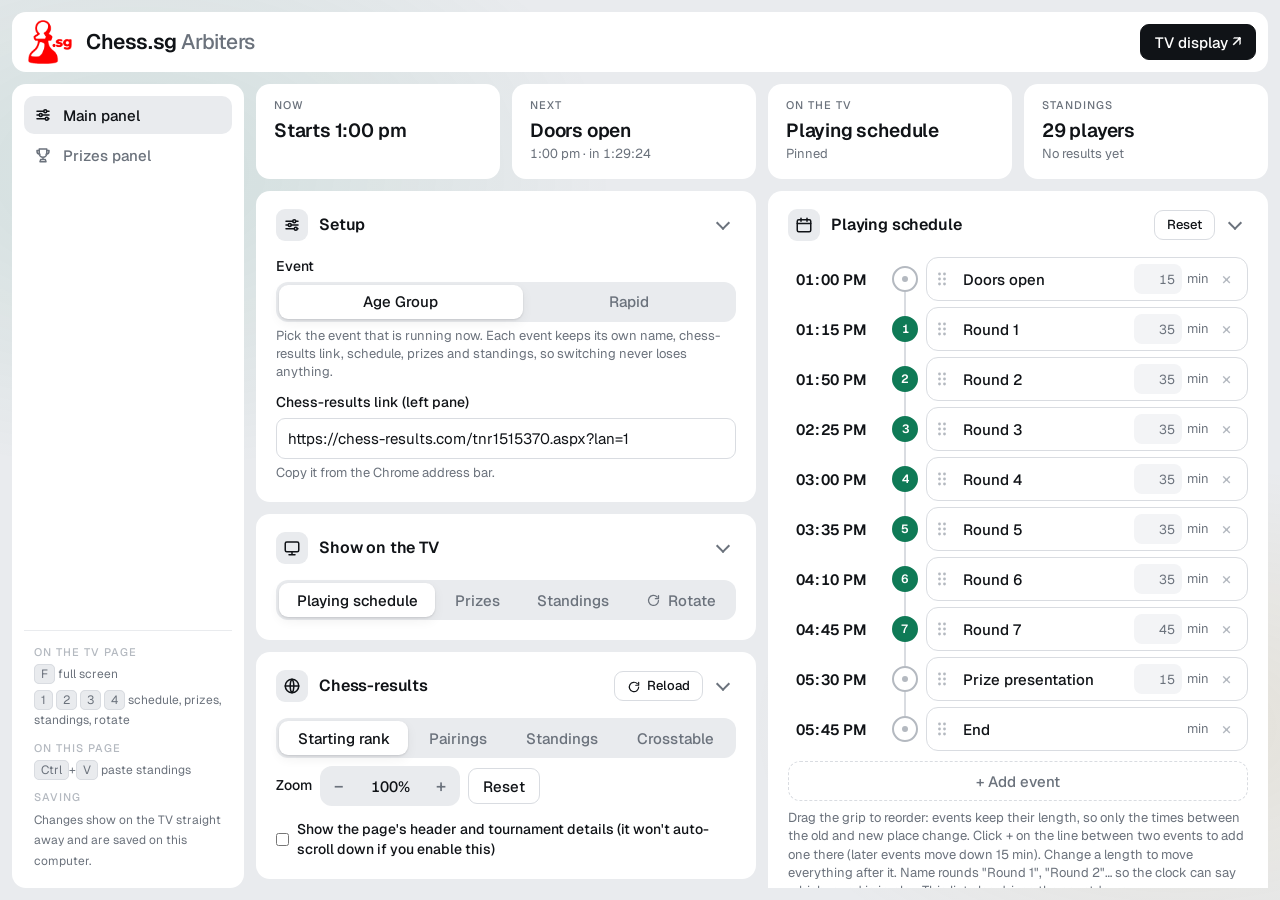
<file: index.html>
<!doctype html>
<html lang="en">
<head>
<meta charset="utf-8">
<meta name="viewport" content="width=device-width, initial-scale=1, viewport-fit=cover">
<title>Chess.sg Arbiters</title>
<link rel="icon" type="image/png" href="img/logo.png">
<link rel="preconnect" href="https://fonts.googleapis.com">
<link rel="preconnect" href="https://fonts.gstatic.com" crossorigin>
<link rel="stylesheet" href="https://fonts.googleapis.com/css2?family=Geist:wght@300;400;500;600&display=swap">
<link rel="stylesheet" href="css/style.css">
</head>
<body class="arb">
<svg width="0" height="0" style="position:absolute" aria-hidden="true" focusable="false">
  <symbol id="i-set" viewBox="0 0 24 24"><path d="M4 7h9M17 7h3M4 12h3M11 12h9M4 17h11M19 17h1"/><circle cx="15" cy="7" r="2"/><circle cx="9" cy="12" r="2"/><circle cx="17" cy="17" r="2"/></symbol>
  <symbol id="i-tv" viewBox="0 0 24 24"><rect x="3" y="4" width="18" height="13" rx="2"/><path d="M8 21h8M12 17v4"/></symbol>
  <symbol id="i-globe" viewBox="0 0 24 24"><circle cx="12" cy="12" r="9"/><path d="M3 12h18M12 3c3.2 3 3.2 15 0 18M12 3c-3.2 3-3.2 15 0 18"/></symbol>
  <symbol id="i-bars" viewBox="0 0 24 24"><path d="M5 21V11M12 21V4M19 21v-7"/></symbol>
  <symbol id="i-cal" viewBox="0 0 24 24"><rect x="3" y="5" width="18" height="16" rx="2"/><path d="M3 10h18M8 3v4M16 3v4"/></symbol>
  <symbol id="i-trophy" viewBox="0 0 24 24"><path d="M7 4h10v6a5 5 0 0 1-10 0V4zM7 6H4v1a4 4 0 0 0 4 4M17 6h3v1a4 4 0 0 1-4 4M12 15v3M9 18h6l1 3H8z"/></symbol>
  <symbol id="i-clock" viewBox="0 0 24 24"><circle cx="12" cy="12" r="9"/><path d="M12 7v5l3 2"/></symbol>
  <symbol id="i-down" viewBox="0 0 24 24"><path d="M12 4v11M7 10l5 5 5-5M4 20h16"/></symbol>
  <symbol id="i-rot" viewBox="0 0 24 24"><path d="M20 12a8 8 0 1 1-2.3-5.7M20 4v5h-5"/></symbol>
  <symbol id="i-medal" viewBox="0 0 24 24"><path d="M8 3l2.6 5.2M16 3l-2.6 5.2"/><circle cx="12" cy="14.5" r="6.5"/></symbol>
  <symbol id="i-box" viewBox="0 0 24 24"><path d="M3 8l9-5 9 5v8l-9 5-9-5zM3 8l9 5 9-5M12 13v8"/></symbol>
  <symbol id="i-cash" viewBox="0 0 24 24"><rect x="3" y="6" width="18" height="12" rx="2"/><circle cx="12" cy="12" r="2.5"/><path d="M7 10v4M17 10v4"/></symbol>
  <symbol id="i-truck" viewBox="0 0 24 24"><path d="M2 5h11v10H2zM13 8h4l4 4v3h-8z"/><circle cx="6.5" cy="17.5" r="2.5"/><circle cx="17.5" cy="17.5" r="2.5"/></symbol></svg>

<div class="shell">
  <header class="apphead">
    <img class="logo" src="img/logo.png" alt="" width="44" height="44">
    <h1>Chess.sg <span>Arbiters</span></h1>
    <button class="btn primary" id="btnTv" type="button" title="Open the TV display in its own tab. Drag that tab out into its own window on the TV screen, then press F there for full screen.">TV display ↗</button>
  </header>

  <aside class="side">
    <nav aria-label="Panels">
      <button type="button" data-area="main"><svg class="ic" aria-hidden="true"><use href="#i-set"/></svg>Main panel</button>
      <button type="button" data-area="prizes"><svg class="ic" aria-hidden="true"><use href="#i-trophy"/></svg>Prizes panel</button>
    </nav>
    <dl class="keys">
      <dt>On the TV page</dt>
      <dd><kbd>F</kbd> full screen</dd>
      <dd><kbd>1</kbd> <kbd>2</kbd> <kbd>3</kbd> <kbd>4</kbd> schedule, prizes, standings, rotate</dd>
      <dt>On this page</dt>
      <dd><kbd>Ctrl</kbd>+<kbd>V</kbd> paste standings</dd>
      <dt>Saving</dt>
      <dd>Changes show on the TV straight away and are saved on this computer.</dd>
    </dl>
  </aside>

    <main class="settings" id="settings">
      <!-- Main panel: what the TV shows, and the tournament's set-up -->
      <section class="area" id="area-main" aria-label="Main panel">
      <div class="tiles">
        <div class="tile" id="kNowBox"><small>Now</small><b id="kNow"></b><span id="kNowSub"></span></div>
        <div class="tile"><small>Next</small><b id="kNext"></b><span id="kNextSub"></span></div>
        <div class="tile"><small>On the TV</small><b id="kTv"></b><span id="kTvSub"></span></div>
        <div class="tile"><small>Standings</small><b id="kSt"></b><span id="kStSub"></span></div>
      </div>

      <div class="board">
        <div class="col">
          <details class="panel" id="p-setup" open>
            <summary class="ph"><span class="ico"><svg class="ic" aria-hidden="true"><use href="#i-set"/></svg></span><h2>Setup</h2></summary>
            <div class="pb">
              <div class="field">
                <span class="flab">Event</span>
                <div class="seg" id="evPick" role="group" aria-label="Event"></div>
                <span class="hint">Pick the event that is running now. Each event keeps its own name, chess-results link, schedule, prizes and standings, so switching never loses anything.</span>
              </div>
              <div class="field"><label for="set-results">Chess-results link (left pane)</label><input id="set-results" type="text" data-key="resultsUrl" placeholder="e.g. https://chess-results.com/tnr1515370.aspx?lan=1"><span class="hint">Copy it from the Chrome address bar.</span></div>
            </div>
          </details>
          <details class="panel" id="p-show" open>
            <summary class="ph"><span class="ico"><svg class="ic" aria-hidden="true"><use href="#i-tv"/></svg></span><h2>Show on the TV</h2></summary>
            <div class="pb">
              <div class="seg" id="showPick" role="group" aria-label="Show on the TV">
                <button type="button" data-show="schedule">Playing schedule</button>
                <button type="button" data-show="prizes">Prizes</button>
                <button type="button" data-show="standings">Standings</button>
                <button type="button" data-show="rotate"><svg class="ic" aria-hidden="true"><use href="#i-rot"/></svg>Rotate</button>
              </div>
              <div id="rotBox" hidden>
                <ol class="tl" id="rotSteps"></ol>
                <button class="add-end" id="rotAdd" type="button">+ Add step</button>
                <p class="note" id="rotNote"></p>
              </div>
            </div>
          </details>
          <details class="panel" id="p-results" open>
            <summary class="ph"><span class="ico"><svg class="ic" aria-hidden="true"><use href="#i-globe"/></svg></span><h2>Chess-results</h2><button class="btn sm" id="btnReload" type="button" title="Reload the chess-results page on the TV"><svg class="ic" aria-hidden="true"><use href="#i-rot"/></svg>Reload</button></summary>
            <div class="pb">
              <p class="note" id="crHint" hidden>Add the chess-results link in Setup to pick its pages here.</p>
              <div class="crnav" id="crNav">
                <div class="seg navseg" role="group" aria-label="Chess-results page">
                  <button type="button" data-art="0">Starting rank</button>
                  <button type="button" data-art="2">Pairings</button>
                  <button type="button" data-art="1">Standings</button>
                  <button type="button" data-art="4">Crosstable</button>
                </div>
                <div class="seg rdstep" id="rdStep">
                  <button type="button" data-step="-1" aria-label="Previous round">‹</button>
                  <span id="rdLabel">Round 1</span>
                  <button type="button" data-step="1" aria-label="Next round">›</button>
                </div>
              </div>
              <div class="crnav">
                <span class="flab">Zoom</span>
                <div class="seg zoom" role="group" aria-label="Zoom the chess-results page on the TV">
                  <button type="button" data-z="-10" aria-label="Zoom out" title="Zoom out">−</button>
                  <span id="zVal">100%</span>
                  <button type="button" data-z="10" aria-label="Zoom in" title="Zoom in">+</button>
                </div>
                <button class="btn" id="btnResetLayout" type="button" title="Back to 100% zoom">Reset</button>
              </div>
              <label class="check"><input id="set-header" type="checkbox" data-key="showHeader"> Show the page's header and tournament details (it won't auto-scroll down if you enable this)</label>
            </div>
          </details>
          <details class="panel" id="p-standings" open>
            <summary class="ph"><span class="ico"><svg class="ic" aria-hidden="true"><use href="#i-bars"/></svg></span><h2>Standings</h2></summary>
            <div class="pb">
              <div class="btns"><button class="btn" id="btnPasteOpen" type="button">Paste new standings</button><button class="btn" id="btnStReset" type="button">Clear results</button></div>
              <p class="note remind">Remember to update the standings after every round, so the TV shows the latest standings and win chances.</p>
              <p class="note">Shortcut: copy the chess-results table, then press <kbd>Ctrl</kbd>+<kbd>V</kbd> anywhere on this page.</p>
            </div>
          </details>
          <details class="panel" id="p-clock" open>
            <summary class="ph"><span class="ico"><svg class="ic" aria-hidden="true"><use href="#i-clock"/></svg></span><h2>Clock</h2></summary>
            <div class="pb">
              <div class="field"><label for="set-title">Name shown above the clock</label><input id="set-title" type="text" data-key="title"></div>
              <label class="check"><input id="set-12h" type="checkbox" data-key="h12"> 12-hour clock</label>
            </div>
          </details>
        </div>
        <div class="col">
          <details class="panel" id="p-schedule" open>
            <summary class="ph"><span class="ico"><svg class="ic" aria-hidden="true"><use href="#i-cal"/></svg></span><h2>Playing schedule</h2><button class="btn sm" id="btnSchedReset" type="button">Reset</button></summary>
            <div class="pb">
              <ol class="tl" id="schedEdit"></ol>
              <button class="add-end" id="btnAddRow" type="button">+ Add event</button>
              <p class="note">Drag the grip to reorder: events keep their length, so only the times between the old and new place change. Click + on the line between two events to add one there (later events move down 15 min). Change a length to move everything after it. Name rounds "Round 1", "Round 2"… so the clock can say which round is in play. This list also drives the countdown.</p>
            </div>
          </details>
          <details class="panel" id="p-backup" open>
            <summary class="ph"><span class="ico"><svg class="ic" aria-hidden="true"><use href="#i-down"/></svg></span><h2>Backup</h2></summary>
            <div class="pb">
              <div class="field"><label for="set-json">Settings code</label><textarea id="set-json" spellcheck="false"></textarea><span class="hint">Copy to set up another computer the same way, or paste a code and load it.</span></div>
              <div class="btns">
                <button class="btn" id="btnCopy" type="button">Copy code</button>
                <button class="btn" id="btnLoad" type="button">Load code</button>
                <button class="btn" id="btnReset" type="button">Reset everything</button>
              </div>
              <p class="note" id="backupMsg" role="status"></p>
            </div>
          </details>
        </div>
      </div>
      </section>

      <!-- Prizes panel: who wins what, worked out from the standings (js/winners.js fills it in) -->
      <section class="area" id="area-prizes" aria-label="Prizes panel" hidden>
      <div class="tiles">
        <div class="tile"><small>Ranking</small><b id="wkRank"></b><span id="wkRankSub"></span></div>
        <div class="tile"><small>Placing prizes</small><b id="wkWon"></b><span id="wkWonSub"></span></div>
        <div class="tile"><small>Cash to pay out</small><b id="wkCash"></b><span id="wkCashSub"></span></div>
        <div class="tile"><small>Deliveries</small><b id="wkShip"></b><span id="wkShipSub"></span></div>
      </div>

      <details class="panel" id="p-winners" open>
        <summary class="ph"><span class="ico"><svg class="ic" aria-hidden="true"><use href="#i-trophy"/></svg></span><h2>Placing prizes <span id="wEvent"></span></h2></summary>
        <div class="pb">
          <div class="btns"><button class="btn" id="wPaste" type="button">Paste new standings</button><button class="btn" id="wCopy" type="button">Copy winners list</button></div>
          <p class="note remind warn" id="wNote" role="status" hidden></p>
          <div class="wout" id="wOut" hidden></div>
          <div class="wcards" id="wCards"></div>
        </div>
      </details>
      <details class="panel" id="p-medals" open>
        <summary class="ph"><span class="ico"><svg class="ic" aria-hidden="true"><use href="#i-medal"/></svg></span><h2>Score medals</h2></summary>
        <div class="pb">
          <div class="wcards" id="wTiers"></div>
          <p class="note">For the players without a placing prize. Every score medal comes with a chess keychain.</p>
        </div>
      </details>

      <div class="board">
        <div class="col">
          <details class="panel" id="p-handout" open>
            <summary class="ph"><span class="ico"><svg class="ic" aria-hidden="true"><use href="#i-box"/></svg></span><h2>Handout list</h2></summary>
            <div class="pb">
              <ul class="wlist cols" id="wCount"></ul>
              <p class="note">What to have ready at the prize table. A chess set swapped for cash is not counted.</p>
            </div>
          </details>
          <details class="panel" id="p-cash" open>
            <summary class="ph"><span class="ico"><svg class="ic" aria-hidden="true"><use href="#i-cash"/></svg></span><h2>Cash payouts</h2><button class="btn sm" id="wCopyCash" type="button">Copy payouts</button></summary>
            <div class="pb" id="wCash"></div>
          </details>
          <details class="panel" id="p-ship" open>
            <summary class="ph"><span class="ico"><svg class="ic" aria-hidden="true"><use href="#i-truck"/></svg></span><h2>Deliveries</h2><button class="btn sm" id="wCopyShip" type="button">Copy deliveries</button></summary>
            <div class="pb" id="wShip"></div>
          </details>
          <details class="panel" id="p-prizes" open>
            <summary class="ph"><span class="ico"><svg class="ic" aria-hidden="true"><use href="#i-tv"/></svg></span><h2>Prize list on the TV</h2></summary>
            <div class="pb">
              <div class="field">
                <label for="set-prizes">Prize list</label>
                <textarea id="set-prizes" data-key="prizesText" spellcheck="false"></textarea>
                <span class="hint"><code>## Heading (note)</code> starts a group. <code>Place: Prize</code> adds a row (1st, 2nd, 3rd get medals; "3+ points" gets a score badge). <code>- text</code> adds a footnote. The first group with one row is shown as the top prize.</span>
              </div>
              <p class="note">This is only the text the TV shows. Who wins what follows the event's awards in <code>js/events.js</code>.</p>
            </div>
          </details>
        </div>
        <div class="col">
          <details class="panel" id="p-table" open>
            <summary class="ph"><span class="ico"><svg class="ic" aria-hidden="true"><use href="#i-bars"/></svg></span><h2>Standings and awards</h2></summary>
            <div class="pb">
              <div class="filt" id="wFilt" role="group" aria-label="Players to show"></div>
              <div class="wscroll"><table class="wtable" id="wTable"></table></div>
            </div>
          </details>
        </div>
      </div>
      </section>
    </main>
</div>

<div class="modal" id="pasteModal" hidden role="dialog" aria-modal="true" aria-labelledby="pasteTitle">
  <div class="mbox">
    <h2 id="pasteTitle">Update standings</h2>
    <ol>
      <li>New event: open the <b>Starting rank</b> on chess-results, click inside it, press Ctrl+A then Ctrl+C to copy the whole page. <button class="btn sm" type="button" data-open="0">Open Starting rank ↗</button></li>
      <li>After each round: do the same with the <b>Crosstable</b>. <button class="btn sm" type="button" data-open="4">Open Crosstable ↗</button></li>
      <li>Paste the whole page here (Ctrl+V). The table is found automatically.</li>
    </ol>
    <textarea id="pasteBox" spellcheck="false" placeholder="Paste the whole chess-results page here (Ctrl+A, Ctrl+C, then Ctrl+V)"></textarea>
    <p class="msg" id="pasteMsg" role="status"></p>
    <div class="btns"><button class="btn" id="pasteCancel" type="button">Cancel</button><button class="btn primary" id="pasteOk" type="button" disabled>Update standings</button></div>
    <p class="note">Tip: you can also press Ctrl+V anywhere on the page, outside a text box.</p>
  </div>
</div>
<div class="toast" id="toast" hidden role="status"></div>

<!-- Plain scripts, not ES modules, so the page also works when opened straight from disk.
     They share one scope: code that runs while a file loads may only use files listed above it.
     settings.js starts everything and must stay last. display.html (the TV page) loads a different set. -->
<script src="js/util.js"></script>
<script src="js/events.js"></script>
<script src="js/state.js"></script>
<script src="js/schedule.js"></script>
<script src="js/parser.js"></script>
<script src="js/paste.js"></script>
<script src="js/sched-editor.js"></script>
<script src="js/winners.js"></script>
<script src="js/settings.js"></script>
</body>
</html>
</file>
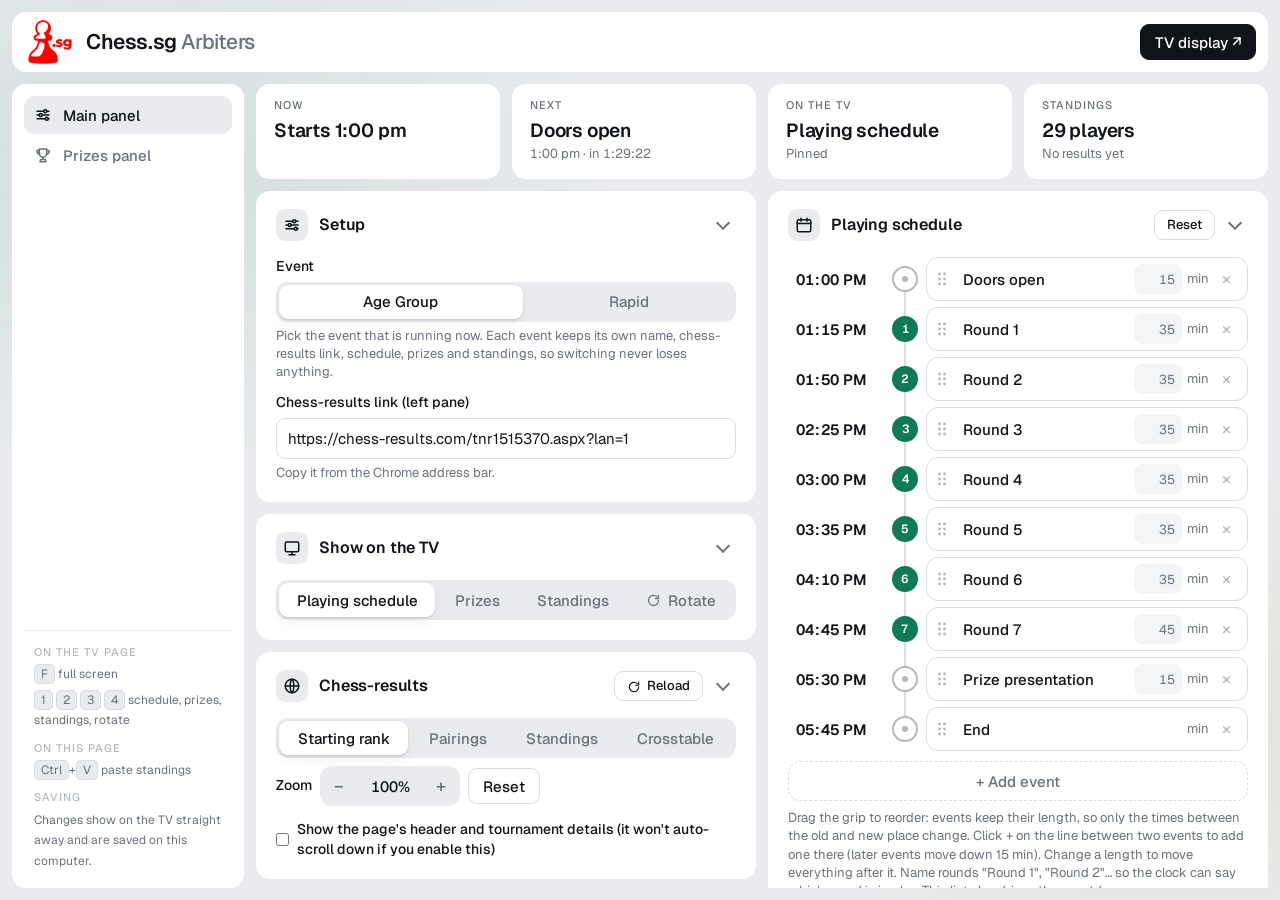
<file: chess-sg-display.html>
<!doctype html>
<html lang="en">
<head>
<meta charset="utf-8">
<title>Chess.sg Tournament Display</title>
<!-- Old address, kept so existing bookmarks and shortcuts still work. The display itself is index.html. -->
<script>location.replace('index.html' + location.hash);</script>
<meta http-equiv="refresh" content="0; url=index.html">
</head>
<body style="font-family:system-ui,sans-serif;padding:24px">
<a href="index.html">Open the Chess.sg display</a>
</body>
</html>
</file>
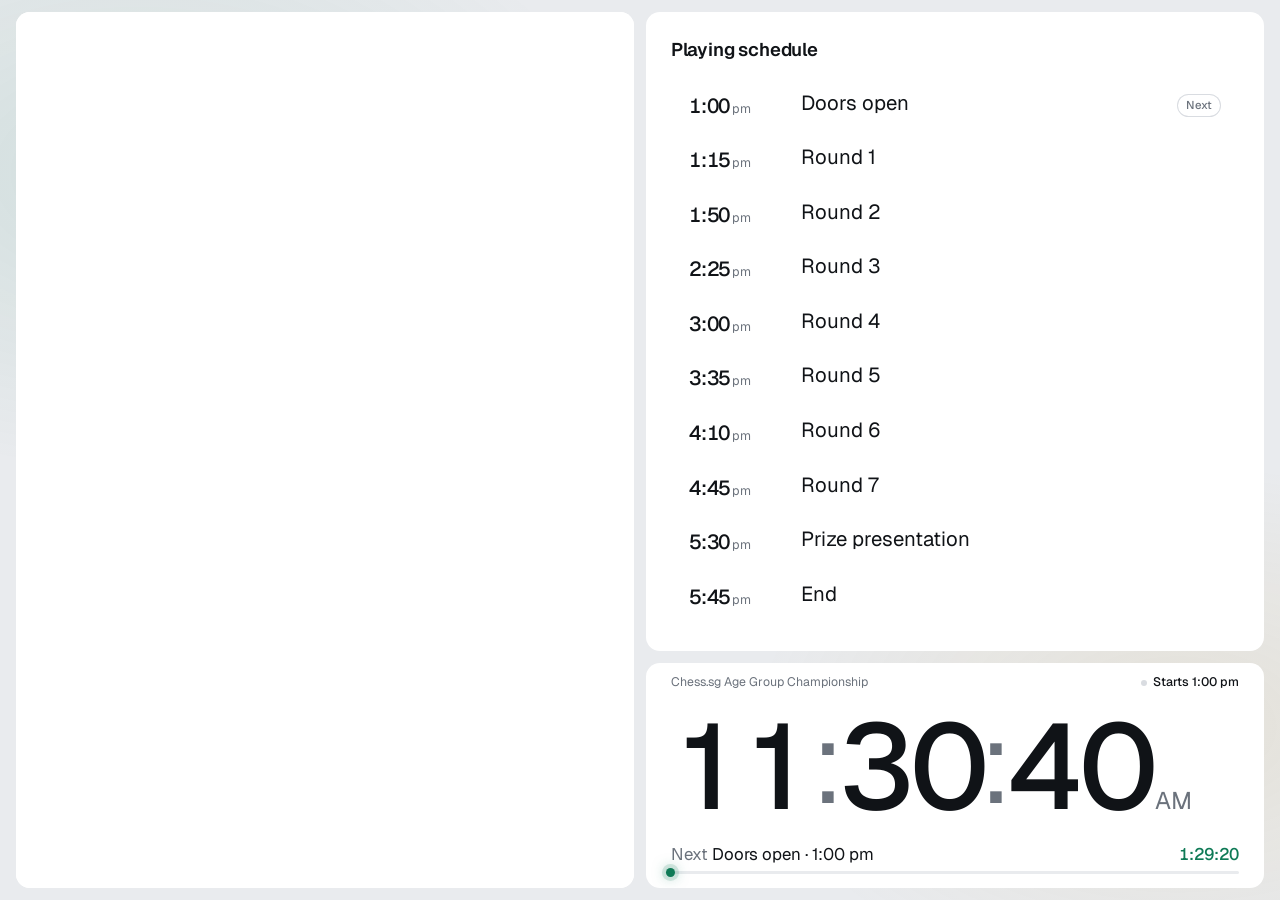
<file: display.html>
<!doctype html>
<html lang="en">
<head>
<meta charset="utf-8">
<meta name="viewport" content="width=device-width, initial-scale=1, viewport-fit=cover">
<title>Chess.sg TV display</title>
<link rel="icon" type="image/png" href="img/logo.png">
<link rel="preconnect" href="https://fonts.googleapis.com">
<link rel="preconnect" href="https://fonts.gstatic.com" crossorigin>
<link rel="stylesheet" href="https://fonts.googleapis.com/css2?family=Geist:wght@300;400;500;600&display=swap">
<link rel="stylesheet" href="css/style.css">
</head>
<body>
<div class="app" id="app">
  <div class="grid" id="grid">
    <section class="pane web" id="pane-results" aria-label="Chess-results">
      <iframe id="frame-results" title="Chess-results"></iframe>
      <div class="empty" data-empty><strong>No chess-results link</strong><span>Paste the tournament link on the arbiter page.</span></div>
    </section>

    <section class="pane info" id="pane-info" aria-label="Schedule and prizes">
      <div class="iin">
        <div class="ihead">
          <h2 class="ititle" id="iTitle"></h2>
          <span class="ifund" id="prizeFund"></span>
          <span class="stmeta" id="stMeta" hidden><span id="stMetaText"></span></span>
        </div>
        <div class="ibody">
          <div class="view" id="viewSchedule"><div class="swrap" id="swrap"><div class="hl" id="hl"><div class="pf" id="hlFill"></div></div><ol class="sched" id="schedList"></ol></div></div>
          <div class="view" id="viewPrizes" hidden><div class="prizes" id="prizes"></div></div>
          <div class="view" id="viewStandings" hidden>
            <div class="stand" id="stand">
              <div class="stl">
                <div class="filt" id="stFilt" role="group" aria-label="Category"></div>
                <div class="sth"><span>#</span><span>Player</span><span class="cc"></span><span class="r">Pts</span><span class="r" id="stPctHead">Win chance</span></div>
                <div class="strows" id="stRows"></div>
                <div class="more" id="stMore"></div>
              </div>
              <div class="ldr" id="stLeaders"></div>
            </div>
          </div>
        </div>
      </div>
      <div class="rot" id="rotBar" hidden><i id="rotFill"></i></div>
    </section>

    <section class="pane clock" id="pane-clock" aria-label="Clock"><div class="cin">
      <div class="chead">
        <span class="title" id="tTitle"></span>
        <span class="status" id="status"><span class="dot"></span><span id="statusText"></span></span>
      </div>
      <div class="time" id="time">
        <span class="d"></span><span class="d"></span><span class="c">:</span><span class="d"></span><span class="d"></span><span class="c">:</span><span class="d"></span><span class="d"></span><span class="ap" id="ampm"></span>
      </div>
      <div>
        <div class="nextrow"><span class="nlabel" id="nextName"></span><span class="ncount" id="nextIn"></span></div>
        <div class="track"><div class="fill" id="prog"></div></div>
      </div>
    </div>
    <div class="flash" id="flash" hidden aria-live="polite"><div class="fin" id="flashIn"><small id="flashKicker">Now starting</small><b id="flashText"></b></div></div>
    </section>
  </div>
</div>

<!-- Plain scripts, not ES modules, so the page also works when opened straight from disk.
     They share one scope: code that runs while a file loads may only use files listed above it.
     main.js starts everything and must stay last. index.html (the arbiter page) loads a different set. -->
<script src="js/util.js"></script>
<script src="js/events.js"></script>
<script src="js/state.js"></script>
<script src="js/results.js"></script>
<script src="js/layout.js"></script>
<script src="js/schedule.js"></script>
<script src="js/prizes.js"></script>
<script src="js/tabs.js"></script>
<script src="js/winchance.js"></script>
<script src="js/standings.js"></script>
<script src="js/clock.js"></script>
<script src="js/main.js"></script>
</body>
</html>
</file>
<file: css/style.css>
/* Layout: three panes on a soft grey ground, no header. Chess-results left, Schedule/Prizes/Standings top-right, clock bottom-right.
   One light look, chosen to sit with the white page. */
:root{
  --bg:#e9ebee;
  --pane:#ffffff;
  --ink:#101317;
  --muted:#6b727c;
  --faint:#b4b9c0;
  --line:#d9dce1;
  --accent:#0f7a56;        /* in play, countdown */
  --accent-soft:#e3f2eb;
  --gold:#c4952b; --gold-soft:#f7f0de; --gold-ink:#7a5a12;
  --silver:#97a0aa; --bronze:#b3754a;
  --warn:#c46a00;          /* last minute of a countdown */
  --ease:cubic-bezier(.2,.8,.2,1);
  --spring:cubic-bezier(.3,1.25,.4,1);
  --edit:#2f6bff;          /* focus rings and the field being edited */
  --font:"Geist",system-ui,-apple-system,"Segoe UI",Roboto,sans-serif;
  --gap:12px;
  --radius:14px;
  color-scheme:light;
}
*{box-sizing:border-box}
[hidden]{display:none!important}
html,body{height:100%;margin:0}
body{background:var(--bg);color:var(--ink);font-family:var(--font);font-size:15px;line-height:1.4;overflow:hidden;-webkit-font-smoothing:antialiased}
button,input,select,textarea{font:inherit;color:inherit}
:focus-visible{outline:2px solid var(--edit);outline-offset:2px}

.app{position:relative;height:100%;padding-block:var(--gap);padding-inline:max(16px,var(--gap))}
body::before{content:"";position:fixed;inset:-20%;z-index:-1;pointer-events:none;
  background:radial-gradient(38% 34% at 22% 28%,rgb(15 122 86 / .11),transparent 70%),radial-gradient(34% 30% at 80% 72%,rgb(196 149 43 / .11),transparent 70%);
  animation:drift 40s ease-in-out infinite alternate}
@keyframes drift{to{transform:translate3d(5%,-4%,0) rotate(8deg)}}
.pane{animation:paneIn .9s var(--ease) both}
#pane-info{animation-delay:.09s}#pane-clock{animation-delay:.18s}
@keyframes paneIn{from{opacity:0;transform:translateY(18px) scale(.985)}}
.app.idle{cursor:none}

.grid{height:100%;display:grid;grid-template-columns:minmax(0,1fr) var(--gap) minmax(0,1fr);grid-template-rows:minmax(0,3fr) var(--gap) minmax(0,1fr)}
.pane{position:relative;background:var(--pane);border-radius:var(--radius);overflow:hidden;min-width:0;min-height:0}
#pane-results{grid-column:1;grid-row:1 / 4}
#pane-info{grid-column:3;grid-row:1}
#pane-clock{grid-column:3;grid-row:3}

/* Chess-results pane */
.web iframe{position:absolute;left:0;top:0;border:0;background:#fff;transform-origin:0 0}
.empty{position:absolute;inset:0;display:grid;place-content:center;gap:4px;text-align:center;padding:24px;color:var(--muted)}
.empty strong{color:var(--ink);font-weight:500;font-size:17px}


/* Schedule / Prizes pane — sizes follow the pane */
.info{container-type:size}
.iin{height:100%;display:flex;flex-direction:column;padding:4cqh 4cqw 4.5cqh}
.ihead{display:flex;align-items:center;justify-content:space-between;gap:1em;margin-bottom:3.2cqh;font-size:clamp(13px,min(3.3cqh,2.3cqw),30px)}
.ititle{margin:0;flex:none;font-size:1.3em;font-weight:600;line-height:1.2;letter-spacing:-.01em;white-space:nowrap}
.ifund{color:var(--muted);white-space:nowrap}
.stmeta{flex:1 1 auto;display:flex;align-items:center;justify-content:flex-end;gap:.7em;color:var(--muted);white-space:nowrap;min-width:0;font-size:.9em}
.stmeta span{overflow:hidden;text-overflow:ellipsis}

/* Standings tab */
.stand{height:100%;display:grid;grid-template-columns:minmax(0,1.5fr) minmax(0,1fr);gap:0 4cqw;font-size:clamp(12px,min(3.15cqh,2.05cqw),30px)}
.stl{display:flex;flex-direction:column;min-height:0}
.filt{display:flex;gap:.4em;margin-bottom:1.6cqh;flex-wrap:wrap}
.filt button{height:2em;padding:0 .95em;border-radius:99px;border:0;background:var(--bg);color:var(--muted);font-weight:500;font-size:.82em;cursor:pointer;transition:background .2s,color .2s}
.filt button:hover{color:var(--ink)}
.filt button[aria-pressed=true]{background:var(--ink);color:#fff}
.sth,.str{display:grid;grid-template-columns:1.8em minmax(0,1fr) 2.7em 2.6em 5em;align-items:center;column-gap:.7em}
.stand.cat .sth,.stand.cat .str{grid-template-columns:1.8em minmax(0,1fr) 2.6em 5em}
.stand.cat .str .cc,.stand.cat .sth .cc{display:none}
.sth{font-size:.66em;text-transform:uppercase;letter-spacing:.1em;color:var(--muted);padding:0 0 .55em;border-bottom:1px solid var(--line)}
.sth .r,.str .r{text-align:right}
.strows{flex:1;min-height:0;display:grid;grid-auto-rows:minmax(0,1fr);grid-template-rows:repeat(var(--n,13),minmax(0,1fr))}
.str{border-bottom:1px solid var(--bg);min-height:0}
.str .rk{color:var(--muted);font-variant-numeric:tabular-nums}
.str .nm{white-space:nowrap;overflow:hidden;text-overflow:ellipsis}
.str .cc span{font-size:.68em;font-weight:500;padding:.18em .5em;border-radius:99px;background:var(--bg);color:var(--muted)}
.str .pt{text-align:right;font-weight:600;font-variant-numeric:tabular-nums}
.str.top .nm{font-weight:600}
.pbar{display:grid;grid-template-columns:minmax(0,1fr) 2.5em;align-items:center;gap:.45em}
.pbar i{position:relative;display:block;height:.38em;border-radius:99px;background:var(--bg);overflow:hidden}
.pbar i b{position:absolute;left:0;top:0;bottom:0;width:0;border-radius:inherit;background:var(--accent);transition:width 1.1s var(--ease)}
.pbar em{font-style:normal;font-size:.8em;text-align:right;color:var(--muted);font-variant-numeric:tabular-nums}
.more{font-size:.72em;color:var(--muted);padding-top:.6em}
.ldr{display:flex;flex-direction:column;gap:1.8cqh;min-height:0;overflow:hidden}
.lcard h4{margin:0 0 .35em;display:flex;justify-content:space-between;align-items:baseline;font-size:.66em;font-weight:500;text-transform:uppercase;letter-spacing:.1em;color:var(--muted)}
.lcard h4 span{text-transform:none;letter-spacing:0}
.lrow{display:grid;grid-template-columns:1.9em minmax(0,1fr) auto auto;align-items:center;gap:.6em;padding:.32em 0;border-top:1px solid var(--bg)}
.lrow .nm{white-space:nowrap;overflow:hidden;text-overflow:ellipsis}
.lrow .pt{font-weight:600;font-variant-numeric:tabular-nums}
.lrow .pc{font-size:.75em;color:var(--accent);font-variant-numeric:tabular-nums;min-width:2.8em;text-align:right}
.lrow .medal{font-size:.78em}
.lchamp{display:grid;grid-template-columns:auto minmax(0,1fr) auto;align-items:center;gap:.8em;padding:.7em .9em;border-radius:.6em;background:var(--gold-soft)}
.lchamp svg{width:1.8em;height:1.8em;color:var(--gold)}
.lchamp .k{font-size:.62em;text-transform:uppercase;letter-spacing:.12em;color:var(--gold-ink);font-weight:500}
.lchamp .nm{font-weight:600;white-space:nowrap;overflow:hidden;text-overflow:ellipsis}
.lchamp .pc{text-align:right;font-variant-numeric:tabular-nums}
.lchamp .pc b{display:block;font-weight:600;color:var(--gold-ink)}
.lchamp .pc small{font-size:.62em;color:var(--gold-ink);opacity:.8}
.stand.none{grid-template-columns:minmax(0,1fr)}
.stand.none .ldr,.stand.none .sth,.stand.none .filt{display:none}
.stempty{grid-row:1 / -1;display:grid;place-content:center;gap:.5em;text-align:center;color:var(--muted);padding:0 8%}
.stempty strong{color:var(--ink);font-weight:500;font-size:1.25em}
.stempty span{max-width:44ch;justify-self:center;line-height:1.5}
.lnote{font-size:.58em;line-height:1.35;color:var(--muted);margin-top:auto}

/* Paste dialog + toast */
.modal{position:fixed;inset:0;z-index:30;display:grid;place-items:center;padding:24px;background:rgb(16 19 23 / .35);animation:fadeIn .25s ease}
@keyframes fadeIn{from{opacity:0}}
.mbox{width:min(560px,100%);max-height:100%;overflow:auto;background:var(--pane);border-radius:16px;padding:24px;box-shadow:0 30px 80px rgb(0 0 0 / .25);animation:pop .4s var(--spring)}
@keyframes pop{from{opacity:0;transform:translateY(12px) scale(.97)}}
.mbox h2{margin:0 0 6px;font-size:20px;font-weight:600}
.mbox ol{margin:10px 0 14px;padding-left:1.2em;color:var(--muted);font-size:14px;display:grid;gap:4px}
.mbox ol .btn{margin:-6px 0 -6px 6px;vertical-align:middle;color:var(--ink);white-space:nowrap}
.mbox textarea{width:100%;min-height:160px;padding:10px 12px;border-radius:10px;border:1px solid var(--line);font-family:ui-monospace,Menlo,Consolas,monospace;font-size:12px}
.mbox textarea:focus{outline:none;border-color:var(--edit)}
.mbox .msg{min-height:1.4em;margin:8px 0 0;font-size:14px;color:var(--muted)}
.mbox .msg.ok{color:var(--accent)}
.mbox .msg.bad{color:var(--warn)}
.mbox .btns{justify-content:flex-end}
.toast{position:fixed;left:50%;bottom:calc(26px + env(safe-area-inset-bottom,0px));transform:translateX(-50%);z-index:40;padding:10px 18px;border-radius:99px;background:var(--ink);color:#fff;font-size:14px;box-shadow:0 10px 30px rgb(0 0 0 / .25);animation:pop .4s var(--spring)}
.ifund strong{color:var(--ink);font-weight:600}
.rot{position:absolute;left:4cqw;right:4cqw;bottom:1.8cqh;height:3px;border-radius:99px;background:var(--bg);overflow:hidden}   /* time left on this step, while rotating */
.rot i{display:block;height:100%;background:var(--accent);transform:scaleX(0);transform-origin:0 50%;transition:transform .26s linear}
.ibody{position:relative;flex:1;min-height:0}
.view{position:absolute;inset:0;overflow:auto}
.view.enter .stag{animation:rise .65s var(--ease) both;animation-delay:calc(var(--i,0) * 45ms)}
@keyframes rise{from{opacity:0;transform:translateY(14px)}}

.swrap{position:relative;height:100%}
.hl{position:absolute;left:0;right:0;top:0;height:0;border-radius:.45em;background:var(--accent-soft);overflow:hidden;opacity:0;pointer-events:none;
  transition:transform .9s var(--spring),height .9s var(--spring),opacity .4s}
.hl .pf{position:absolute;top:0;bottom:0;left:0;width:0;background:rgb(15 122 86 / .09);transition:width 1s linear}
.hl::after{content:"";position:absolute;inset:0;background:linear-gradient(100deg,transparent 35%,rgb(255 255 255 / .6) 50%,transparent 65%);transform:translateX(-100%);animation:sheen 6s ease-in-out infinite}
@keyframes sheen{0%,65%{transform:translateX(-100%)}100%{transform:translateX(100%)}}
.sched{position:relative;list-style:none;margin:0;padding:0;height:100%;display:grid;grid-auto-rows:minmax(0,1fr);gap:.5cqh;font-size:clamp(14px,min(4.4cqh,3.3cqw),44px)}
.sched li{position:relative;display:grid;grid-template-columns:4.7em minmax(0,1fr) auto;align-items:center;gap:.8em;padding:0 .9em;border-radius:.45em}
.sched .tm{font-weight:500;font-variant-numeric:tabular-nums;letter-spacing:-.01em}
.sched .tm small{font-size:.62em;font-weight:400;color:var(--muted);margin-left:.15em}
.sched .ev{white-space:nowrap;overflow:hidden;text-overflow:ellipsis}
.sched .tag{font-size:.56em;font-weight:500;padding:.3em .8em;border-radius:99px;white-space:nowrap}
.sched li.done{color:var(--faint)}
.sched li.done .tm small{color:var(--faint)}
.sched li{transition:color .6s}
.sched li.now{color:var(--accent)}
.sched li.now .ev{font-weight:600}
.sched li.now .tm small{color:var(--accent)}
.sched li.now .tag{background:var(--accent);color:#fff}
.sched .tag i{display:inline-block;width:.5em;height:.5em;border-radius:50%;background:currentColor;margin-right:.45em;vertical-align:.05em;animation:ping 1.6s ease-in-out infinite}
@keyframes ping{0%{box-shadow:0 0 0 0 rgb(255 255 255 / .7)}80%,100%{box-shadow:0 0 0 .5em rgb(255 255 255 / 0)}}
.sched li.next .tag{box-shadow:inset 0 0 0 1px var(--line);color:var(--muted)}
.sched .none{color:var(--muted);font-size:16px}

.prizes{display:grid;grid-template-columns:minmax(0,1fr) minmax(0,1fr);gap:3.6cqh 4.5cqw;align-content:start;font-size:clamp(13px,min(3.6cqh,2.3cqw),34px)}
.feat{position:relative;overflow:hidden;grid-column:1 / -1;display:flex;align-items:center;gap:1.1em;padding:.95em 1.3em;border-radius:.7em;background:var(--gold-soft)}
.feat svg{flex:none;width:2.7em;height:2.7em;color:var(--gold);animation:float 4.5s ease-in-out infinite}
@keyframes float{50%{transform:translateY(-7%) rotate(-3deg)}}
.feat::after{content:"";position:absolute;inset:0;background:linear-gradient(105deg,transparent 35%,rgb(255 255 255 / .75) 50%,transparent 65%);transform:translateX(-120%);animation:sheen2 7s ease-in-out 1.2s infinite;pointer-events:none}
@keyframes sheen2{0%,72%{transform:translateX(-120%)}100%{transform:translateX(120%)}}
.feat .eyebrow{font-size:.72em;text-transform:uppercase;letter-spacing:.12em;color:var(--gold-ink);font-weight:500}
.feat .val{font-size:1.4em;font-weight:500;line-height:1.2;text-wrap:balance}
.psec h3{margin:0 0 .5em;font-size:.72em;font-weight:500;text-transform:uppercase;letter-spacing:.11em;color:var(--muted)}
.psec h3 span{text-transform:none;letter-spacing:0;font-weight:400}
.prows{display:grid;grid-template-columns:auto minmax(0,1fr);column-gap:.85em}
.prows > *{padding:.5em 0;border-top:1px solid var(--bg);display:flex;align-items:center}
.medal{display:inline-flex;align-items:center;justify-content:center;line-height:1;width:1.9em;height:1.9em;border-radius:50%;color:#fff;font-weight:600;font-size:.88em;font-variant-numeric:tabular-nums}
.medal sup{font-size:.55em;margin-left:.05em;font-weight:500;line-height:0;position:relative;top:-.15em}
.medal{background-image:radial-gradient(circle at 32% 26%,rgb(255 255 255 / .5),transparent 58%);box-shadow:inset 0 -2px 0 rgb(0 0 0 / .12)}
.m1{background-color:var(--gold)}.m2{background-color:var(--silver)}.m3{background-color:var(--bronze)}.mx{background-color:var(--muted)}
.pts{min-width:2.2em;font-weight:600;color:var(--accent);font-variant-numeric:tabular-nums}
.pts small{font-weight:400;color:var(--muted);font-size:.7em;margin-left:.15em}
.lbl2{font-size:.75em;font-weight:500;padding:.25em .65em;border-radius:99px;background:var(--bg);white-space:nowrap}
.pnotes{grid-column:1 / -1;margin:0;padding:1.1em 0 0;border-top:1px solid var(--line);list-style:none;display:grid;gap:.35em;font-size:.76em;color:var(--muted)}
.pnotes li{display:grid;grid-template-columns:.9em 1fr}
.pnotes li::before{content:"";width:.32em;height:.32em;border-radius:50%;background:var(--faint);margin-top:.55em}

/* Clock pane */
.clock{container-type:size}
.cin{height:100%;display:flex;flex-direction:column;justify-content:space-between;padding:5cqh 4cqw 6cqh}
.chead{display:flex;align-items:center;justify-content:space-between;gap:1em;font-size:clamp(11px,5.5cqh,26px);color:var(--muted);min-width:0}
.chead .title{white-space:nowrap;overflow:hidden;text-overflow:ellipsis;min-width:0}
.status{display:flex;align-items:center;gap:.5em;white-space:nowrap;color:var(--ink);font-weight:500}
.status .dot{width:.5em;height:.5em;border-radius:50%;background:var(--line)}
.status.live{color:var(--accent)}
.status.live .dot{background:var(--accent);animation:pulse 2s infinite}
@keyframes pulse{50%{opacity:.35}}
.time{display:flex;align-items:baseline;font-weight:500;font-size:min(58cqh,19.5cqw);line-height:.86;letter-spacing:-.02em;white-space:nowrap}
.time .d{position:relative;display:inline-block;width:.58em;text-align:center}
.time .d span{display:block}
.time .d .in{animation:dIn .6s var(--ease)}
.time .d .out{position:absolute;inset:0;animation:dOut .6s var(--ease) forwards}
@keyframes dIn{from{opacity:0;transform:translateY(42%);filter:blur(8px)}}
@keyframes dOut{to{opacity:0;transform:translateY(-42%);filter:blur(8px)}}
.time .c{display:inline-block;width:.24em;text-align:center;color:var(--muted);font-weight:300;transform:translateY(-.05em);animation:blink 1s ease-in-out infinite}
@keyframes blink{50%{opacity:.25}}
.time .ap{font-size:.2em;margin-left:.3em;color:var(--muted);font-weight:400;letter-spacing:0}
.nextrow{display:flex;align-items:baseline;justify-content:space-between;gap:1em;font-size:clamp(12px,7.5cqh,40px)}
.nlabel{min-width:0;white-space:nowrap;overflow:hidden;text-overflow:ellipsis}
.nlabel .k{color:var(--muted)}
.ncount{display:inline-block;transform-origin:right center;font-weight:500;color:var(--accent);font-variant-numeric:tabular-nums;transition:color .4s}
.ncount.soon{color:var(--warn)}
.ncount.tick{animation:tick .6s var(--ease)}
@keyframes tick{from{transform:scale(1.14)}}
.track{height:3px;border-radius:99px;background:var(--bg);margin-top:2cqh}
.fill{position:relative;height:100%;width:0;border-radius:99px;background:var(--accent);transition:width 1s linear,background .4s}
.fill::after{content:"";position:absolute;right:-4px;top:50%;width:9px;height:9px;margin-top:-4.5px;border-radius:50%;background:inherit;box-shadow:0 0 0 4px rgb(15 122 86 / .15),0 0 14px rgb(15 122 86 / .6)}
.fill.soon{background:var(--warn)}
.fill.soon::after{box-shadow:0 0 0 4px rgb(196 106 0 / .15),0 0 14px rgb(196 106 0 / .6)}

/* Event announcement on the clock pane */
.flash{position:absolute;inset:0;z-index:5;display:grid;place-items:center;background:var(--accent);color:#fff;container-type:size;animation:wipeIn .75s cubic-bezier(.7,0,.2,1) both}
.flash.out{animation:wipeOut .75s cubic-bezier(.7,0,.2,1) both}
@keyframes wipeIn{from{clip-path:inset(0 100% 0 0)}to{clip-path:inset(0)}}
@keyframes wipeOut{from{clip-path:inset(0)}to{clip-path:inset(0 0 0 100%)}}
.flash::before{content:"";position:absolute;inset:0;background:radial-gradient(55% 90% at 50% 50%,rgb(255 255 255 / .22),transparent 70%);animation:breathe 2.4s ease-in-out infinite}
@keyframes breathe{50%{opacity:.35}}
.fin{position:relative;text-align:center;padding:0 6cqw;animation:rise .8s .3s var(--ease) both}
.fin small{display:block;font-size:min(9cqh,4cqw);letter-spacing:.22em;text-transform:uppercase;opacity:.85;margin-bottom:.6em}
.fin b{display:block;font-size:min(42cqh,13cqw);font-weight:500;letter-spacing:-.025em;line-height:1;white-space:nowrap}

/* Arbiter page (index.html): a dashboard on the same grey ground as the TV page. A header, a sidebar that switches between the two areas
   (Main panel, Prizes panel), and in each area status tiles above a board of panels. The area scrolls on its own, like an app; on narrow
   screens the page scrolls and the sidebar becomes a strip. */
.arb{overflow:hidden}
.shell{display:grid;grid-template-columns:232px minmax(0,1fr);grid-template-rows:auto minmax(0,1fr);gap:var(--gap);height:100%;padding:var(--gap)}
.apphead{grid-column:1 / -1;display:flex;align-items:center;gap:14px;padding:8px 12px 8px 16px;background:var(--pane);border-radius:var(--radius)}   /* the logo, the name, the TV button */
.logo{flex:none;display:block;height:44px;width:auto}
.apphead h1{margin:0;font-size:21px;font-weight:600;letter-spacing:-.02em;line-height:1.2}
.apphead h1 span{color:var(--muted);font-weight:500}
.apphead .btn{margin-left:auto;flex:none;white-space:nowrap}
.side{display:flex;flex-direction:column;padding:12px;background:var(--pane);border-radius:var(--radius);overflow:auto}
.side nav{display:grid;gap:2px}
.side button{display:flex;align-items:center;gap:11px;height:38px;padding:0 10px;border:0;border-radius:10px;background:none;color:var(--muted);font-weight:500;cursor:pointer;transition:background .15s,color .15s}
.side button:hover,.side button[aria-pressed=true]{background:var(--bg);color:var(--ink)}   /* pressed: the area on screen */
.keys{margin:auto 0 0;padding:14px 10px 0;border-top:1px solid var(--bg);font-size:12px;color:var(--muted)}   /* pinned to the foot of the sidebar */
.keys dt{margin:10px 0 4px;font-size:11px;font-weight:500;letter-spacing:.09em;text-transform:uppercase;color:var(--faint)}
.keys dt:first-child{margin-top:0}
.keys dd{margin:0 0 5px;line-height:1.7}
.ic{flex:none;width:18px;height:18px;fill:none;stroke:currentColor;stroke-width:2;stroke-linecap:round;stroke-linejoin:round}
.settings{min-width:0;min-height:0;overflow:auto}
.area{display:grid;align-content:start;gap:var(--gap)}
.tiles{display:grid;grid-template-columns:repeat(4,minmax(0,1fr));gap:var(--gap)}
.tile{min-width:0;padding:14px 18px 16px;background:var(--pane);border-radius:var(--radius)}
.tile small{display:flex;align-items:center;font-size:11px;font-weight:500;letter-spacing:.09em;text-transform:uppercase;color:var(--muted)}
.tile.live small::before{content:"";width:7px;height:7px;margin-right:7px;border-radius:50%;background:var(--accent);animation:pulse 2s infinite}
.tile b{display:block;margin-top:6px;font-size:19px;font-weight:600;letter-spacing:-.01em;line-height:1.3}
.tile.live b{color:var(--accent)}
.tile span{display:block;margin-top:1px;font-size:13px;color:var(--muted);font-variant-numeric:tabular-nums}
.tile span{white-space:nowrap;overflow:hidden;text-overflow:ellipsis}
.board{display:grid;grid-template-columns:repeat(2,minmax(0,1fr));gap:var(--gap);align-items:start}   /* two stacks of panels, side by side */
.col{display:grid;gap:var(--gap);min-width:0}
.panel{min-width:0;padding:18px 20px 20px;background:var(--pane);border-radius:var(--radius)}   /* a <details>: the header minimises it */
.ph{display:flex;align-items:center;gap:11px;list-style:none;cursor:pointer;user-select:none;border-radius:10px}
.ph::-webkit-details-marker{display:none}
.ph .ico{display:grid;place-items:center;width:32px;height:32px;border-radius:9px;background:var(--bg)}
.ph h2{flex:1;margin:0;font-size:16px;font-weight:600;letter-spacing:-.01em}
.ph::after{content:"";flex:none;width:8px;height:8px;margin:0 8px 4px 4px;border:solid var(--muted);border-width:0 2px 2px 0;transform:rotate(45deg);transition:transform .2s var(--ease)}   /* the chevron */
.ph:hover::after{border-color:var(--ink)}
.panel:not([open]) > .ph::after{transform:rotate(-45deg);margin-bottom:0}
.panel:not([open]) > .ph .btn{display:none}            /* a minimised card is just its title */
.pb{display:flex;flex-direction:column;padding-top:16px}
.pb > .btns:first-child{margin-top:0}
.btn .ic{width:14px;height:14px;margin:-2px 6px -2px 0;vertical-align:middle}
.seg{display:flex;flex-wrap:wrap;gap:2px;padding:3px;border-radius:12px;background:var(--bg)}
.seg button{flex:1 1 auto;display:inline-flex;align-items:center;justify-content:center;height:34px;padding:0 12px;border:0;border-radius:9px;background:transparent;color:var(--muted);font-weight:500;white-space:nowrap;cursor:pointer;transition:background .2s,color .2s,box-shadow .2s}
.seg button:hover{color:var(--ink)}
.seg button[aria-pressed=true]{background:var(--pane);color:var(--ink);box-shadow:0 1px 2px rgb(16 19 23 / .12),0 4px 12px rgb(16 19 23 / .06)}
.seg .ic{width:15px;height:15px;margin-right:7px}
.crnav{display:flex;flex-wrap:wrap;gap:8px}
.navseg{flex:1 1 auto}
.crnav + .crnav{margin-top:8px}
.crnav ~ .check{margin-top:14px}
.crnav{align-items:center}
.flab{font-weight:500;font-size:14px}
.pb > :last-child{margin-bottom:0}
.rdstep,.zoom{align-items:center}
.rdstep button,.zoom button{flex:none;width:32px;padding:0;font-size:18px;line-height:1}
.rdstep span,.zoom span{min-width:5.6em;text-align:center;font-weight:500;font-variant-numeric:tabular-nums}
.zoom span{min-width:4.4em}
#rotBox{margin-top:16px}
.field{display:grid;gap:5px;margin-bottom:12px}
.field label{font-weight:500;font-size:14px}
.hint{color:var(--muted);font-size:13px}
.hint code{font-size:12px;background:var(--bg);padding:0 4px;border-radius:4px}
.settings input[type=text],.settings input[type=number],.settings input[type=time],.settings textarea{width:100%;padding:9px 11px;border-radius:9px;border:1px solid var(--line);background:#fff}
.settings input:focus,.settings textarea:focus{border-color:var(--edit);outline:none}
.settings textarea{min-height:76px;font-family:ui-monospace,Menlo,Consolas,monospace;font-size:12px;line-height:1.5}
#set-prizes{min-height:300px}
.check{display:flex;align-items:center;gap:8px;font-weight:500;font-size:14px}
.check input{width:17px;height:17px;margin:0;accent-color:var(--ink)}
.btn{height:36px;padding:0 14px;border-radius:9px;border:1px solid var(--line);background:#fff;cursor:pointer;font-weight:500}
.btn:hover{background:var(--bg)}
.btn.primary{background:var(--ink);border-color:var(--ink);color:#fff}
.btn.sm{height:30px;padding:0 12px;font-size:13px}
.btn:disabled{opacity:.45;cursor:default}
.btn:disabled:hover{background:#fff}

/* Playing schedule editor: a timeline of event cards. Column x positions: time 96px, marker 26px (centre at 117px), card. */
.tl{position:relative;list-style:none;margin:0;padding:0}
.tl::before{content:"";position:absolute;left:116px;top:22px;bottom:22px;width:2px;background:var(--line)}
.tl:empty::before{display:none}
.ev{position:relative;display:grid;grid-template-columns:96px 26px minmax(0,1fr);column-gap:8px;align-items:center;padding-bottom:6px}
.ev:last-child{padding-bottom:0}
.settings .tl .tm{width:100%;height:36px;padding:0 6px;border:1px solid transparent;border-radius:9px;background:transparent;font-weight:600;font-size:15px;font-variant-numeric:tabular-nums}
.settings .tl .tm:hover{background:var(--bg)}
.settings .tl .tm:focus{background:#fff;border-color:var(--edit)}
.tl .tm::-webkit-calendar-picker-indicator{display:none}
.tl .dot{position:relative;z-index:1;width:26px;height:26px;border-radius:50%;display:grid;place-items:center;background:#fff;border:2px solid var(--faint);color:var(--muted);font-size:12px;font-weight:600;font-variant-numeric:tabular-nums}
.tl .dot:empty::after{content:"";width:6px;height:6px;border-radius:50%;background:var(--faint)}
.tl .dot.round{background:var(--accent);border-color:var(--accent);color:#fff}
.tl .card{display:flex;align-items:center;gap:2px;height:44px;padding:0 6px 0 2px;border:1px solid var(--line);border-radius:12px;background:#fff;transition:border-color .15s,box-shadow .15s}
.tl .card:hover{border-color:var(--faint)}
.tl .card:focus-within{border-color:var(--edit);box-shadow:0 0 0 3px rgb(47 107 255 / .12)}
.tl .grip{flex:none;display:grid;place-items:center;width:26px;height:36px;padding:0;border:0;border-radius:8px;background:none;color:var(--faint);cursor:grab;touch-action:none}
.tl .grip:hover{color:var(--ink);background:var(--bg)}
.settings .tl .nm{flex:1;min-width:0;height:36px;padding:0 6px;border:0;border-radius:8px;background:transparent;font-weight:500}
.tl .len{flex:none;display:flex;align-items:center;gap:5px;color:var(--muted);font-size:13px}
.settings .tl .len input{width:3.7em;height:30px;padding:0 6px;border:1px solid transparent;border-radius:8px;background:#f3f4f6;text-align:right;font-variant-numeric:tabular-nums;-moz-appearance:textfield}
.tl .len input::-webkit-inner-spin-button{-webkit-appearance:none;margin:0}
.settings .tl .len input:focus{background:#fff;border-color:var(--edit)}
.settings .tl .len input:disabled{background:transparent;color:var(--faint)}
.tl .del{flex:none;width:30px;height:30px;padding:0;border:0;border-radius:8px;background:none;color:var(--faint);font-size:18px;line-height:1;cursor:pointer}
.tl .del:hover{background:#fbeae6;color:#b3361b}
.tl .add{position:absolute;z-index:2;left:107px;top:37px;width:20px;height:20px;padding:0;display:grid;place-items:center;border-radius:50%;border:1.5px solid var(--faint);background:#fff;color:var(--muted);font-size:15px;line-height:1;cursor:pointer;opacity:0;transition:opacity .15s,transform .15s,background .15s}
.tl:hover .add{opacity:.55}
.tl .add:hover,.tl .add:focus-visible{opacity:1;background:var(--ink);border-color:var(--ink);color:#fff;transform:scale(1.18)}
@media (hover:none){.tl .add{opacity:.7}}
.tl.dragging .add{opacity:0;pointer-events:none}
.tl.dragging,.tl.dragging *{cursor:grabbing!important;user-select:none}
.tl.dragging .ev:not(.lift){transition:transform .18s var(--ease)}
.tl .ev.lift{z-index:3}
.tl .ev.lift .card{border-color:var(--edit);box-shadow:0 14px 34px rgb(16 19 23 / .22)}
.tl .ev.landed .card{animation:landed 1.4s var(--ease)}
@keyframes landed{from{background:var(--accent-soft);box-shadow:0 0 0 4px var(--accent-soft)}}
/* Rotation steps reuse the timeline above: the time column shows when a step starts within the loop. */
.tl .off{padding:0 6px;font-weight:600;font-variant-numeric:tabular-nums;color:var(--muted)}
.tl .mv{flex:none;width:26px;height:30px;padding:0;border:0;border-radius:8px;background:none;color:var(--muted);font-size:15px;line-height:1;cursor:pointer}
.tl .mv:hover:not(:disabled){background:var(--bg);color:var(--ink)}
.tl .mv:disabled{opacity:.35;cursor:default}
.settings .tl select.nm{cursor:pointer}
.add-end{width:100%;height:40px;margin-top:10px;border:1.5px dashed var(--line);border-radius:12px;background:none;color:var(--muted);font-weight:500;cursor:pointer}
.add-end:hover{border-color:var(--faint);background:var(--bg);color:var(--ink)}
.btns{display:flex;flex-wrap:wrap;gap:8px;margin-top:8px}
.note{color:var(--muted);font-size:13px;margin:8px 0 0}
.note.remind{margin-top:12px;padding:9px 12px;border-radius:10px;background:var(--accent-soft);color:var(--ink)}   /* a reminder, so it is not read as small print */
.note.warn{background:var(--gold-soft)}
kbd{font-family:var(--font);border:1px solid var(--line);border-radius:5px;padding:1px 6px;font-size:12px;background:var(--bg)}

/* Prizes panel (js/winners.js): boxes of winner rows, then short lists and tables. */
.ph h2 span{color:var(--muted);font-weight:500}
.wout{display:flex;flex-wrap:wrap;align-items:center;gap:6px 14px;margin-top:12px;padding:8px 12px;border-radius:10px;background:var(--bg);color:var(--muted);font-size:13px}
.wout span{color:var(--ink)}
.wcards{display:flex;flex-wrap:wrap;align-items:flex-start;gap:var(--gap)}
#wCards{margin-top:12px}
.wcard{flex:1 1 220px;min-width:0;padding:0 14px;border:1px solid var(--line);border-radius:12px}
.wcard.top{flex-basis:100%;border-color:transparent;background:var(--gold-soft)}   /* a box with a single prize: the top prize, on a row of its own */
.wcard h3{display:flex;align-items:baseline;justify-content:space-between;gap:10px;margin:0;padding:11px 0 9px;font-size:15px;font-weight:600}
.wcard h3 span{font-size:13px;font-weight:400;color:var(--muted);font-variant-numeric:tabular-nums}
.wrow{display:grid;grid-template-columns:auto minmax(0,1fr) auto;align-items:center;gap:3px 10px;padding:10px 0;border-top:1px solid var(--bg)}
.wcard.top .wrow{border-top-color:rgb(122 90 18 / .14)}
.wrow .who{font-weight:600;overflow-wrap:anywhere}
.wrow .who.none{font-weight:400;color:var(--muted)}
.wrow .pt{font-weight:600;font-variant-numeric:tabular-nums}
.wcard.top .who,.wcard.top .pt{font-size:18px}
.wrow .sub,.wrow .choice,.wrow .skip{grid-column:2 / -1}
.wrow .sub{color:var(--muted);font-size:13px}
.wrow .choice{display:flex;flex-wrap:wrap;gap:6px;margin-top:4px}
.wrow .skip{margin-top:4px;padding-left:8px;border-left:2px solid var(--line);color:var(--muted);font-size:12px}
.settings .wrow input{flex:1 1 150px;width:auto;min-width:0;height:28px;padding:0 9px;border:1px solid var(--line);border-radius:8px;background:#fff;font-size:13px}
.settings .wrow input.bad{border-color:#b3361b}
.seg.sm{flex-wrap:nowrap;padding:2px;border-radius:9px}
.seg.sm button{height:24px;padding:0 9px;border-radius:7px;font-size:12px}
.seg .alt[aria-pressed=true]{background:var(--accent);color:#fff}   /* cash, deliver: the choices that leave something to do */
.btn.xs{height:22px;padding:0 7px;border-radius:6px;font-size:12px}
.sub .btn.xs,td .btn.xs,.wout .btn.xs{margin-left:4px}
.wrow .lbl2,.wtable .lbl2{font-size:12px}
.wrow .lbl2{min-width:3.4em;text-align:center}
.lbl2.gold{background:var(--gold-soft);color:var(--gold-ink)}
.lbl2.bad{background:#fbeae6;color:#b3361b}
.wlist{list-style:none;margin:0;padding:0 0 10px;font-size:14px}
.wlist li{display:flex;justify-content:space-between;gap:10px;padding:3px 0;break-inside:avoid}
.wlist small,.wtable small{font-size:12px;color:var(--muted)}
.wlist b{font-weight:500;font-variant-numeric:tabular-nums}
.wlist.cols{columns:2 190px;column-gap:28px;padding:0}
.pb .filt{margin-bottom:12px}
.wscroll{overflow-x:auto}
.wtable{width:100%;border-collapse:collapse;font-size:14px}
.wtable th{padding:0 8px 7px;text-align:left;font-size:11px;font-weight:500;letter-spacing:.09em;text-transform:uppercase;color:var(--muted);white-space:nowrap}
.wtable td{padding:7px 8px;border-top:1px solid var(--bg)}
.wtable th:first-child,.wtable td:first-child{padding-left:0}
.wtable th:last-child,.wtable td:last-child{padding-right:0}
.wtable .r{text-align:right;white-space:nowrap;font-variant-numeric:tabular-nums}
.wtable tfoot td{border-top-color:var(--line);font-weight:600}
.wtable tr.out td,.wtable tr.out small{color:var(--faint)}
.wtable tr.out .nm{text-decoration:line-through}
.miss{color:var(--warn)}

@media (max-width:900px){
  body{overflow:auto}
  .app{height:auto}
  .grid{height:auto;grid-template-columns:minmax(0,1fr)!important;grid-template-rows:70vh 80vh 220px!important;gap:var(--gap)}
  #pane-results,#pane-info,#pane-clock{grid-column:1;grid-row:auto}
  .prizes,.stand{grid-template-columns:minmax(0,1fr)}
  .arb{overflow:auto}                                  /* arbiter page: the page scrolls and the sidebar becomes a strip */
  .shell{display:block;height:auto}
  .apphead{margin-bottom:var(--gap)}
  .apphead h1{font-size:18px}
  .side{flex-direction:row;flex-wrap:wrap;align-items:center;gap:6px 14px;margin-bottom:var(--gap);padding:10px 12px}
  .side nav{display:flex;flex-wrap:wrap}
  .keys{display:none}
  .settings{overflow:visible}
}
@media (max-width:1180px){ .board{grid-template-columns:minmax(0,1fr)} }
@media (max-width:760px){ .tiles{grid-template-columns:repeat(2,minmax(0,1fr))} }
@media (prefers-reduced-motion:reduce){
  *,*::before,*::after{animation:none!important;transition:none!important}
}
</file>
